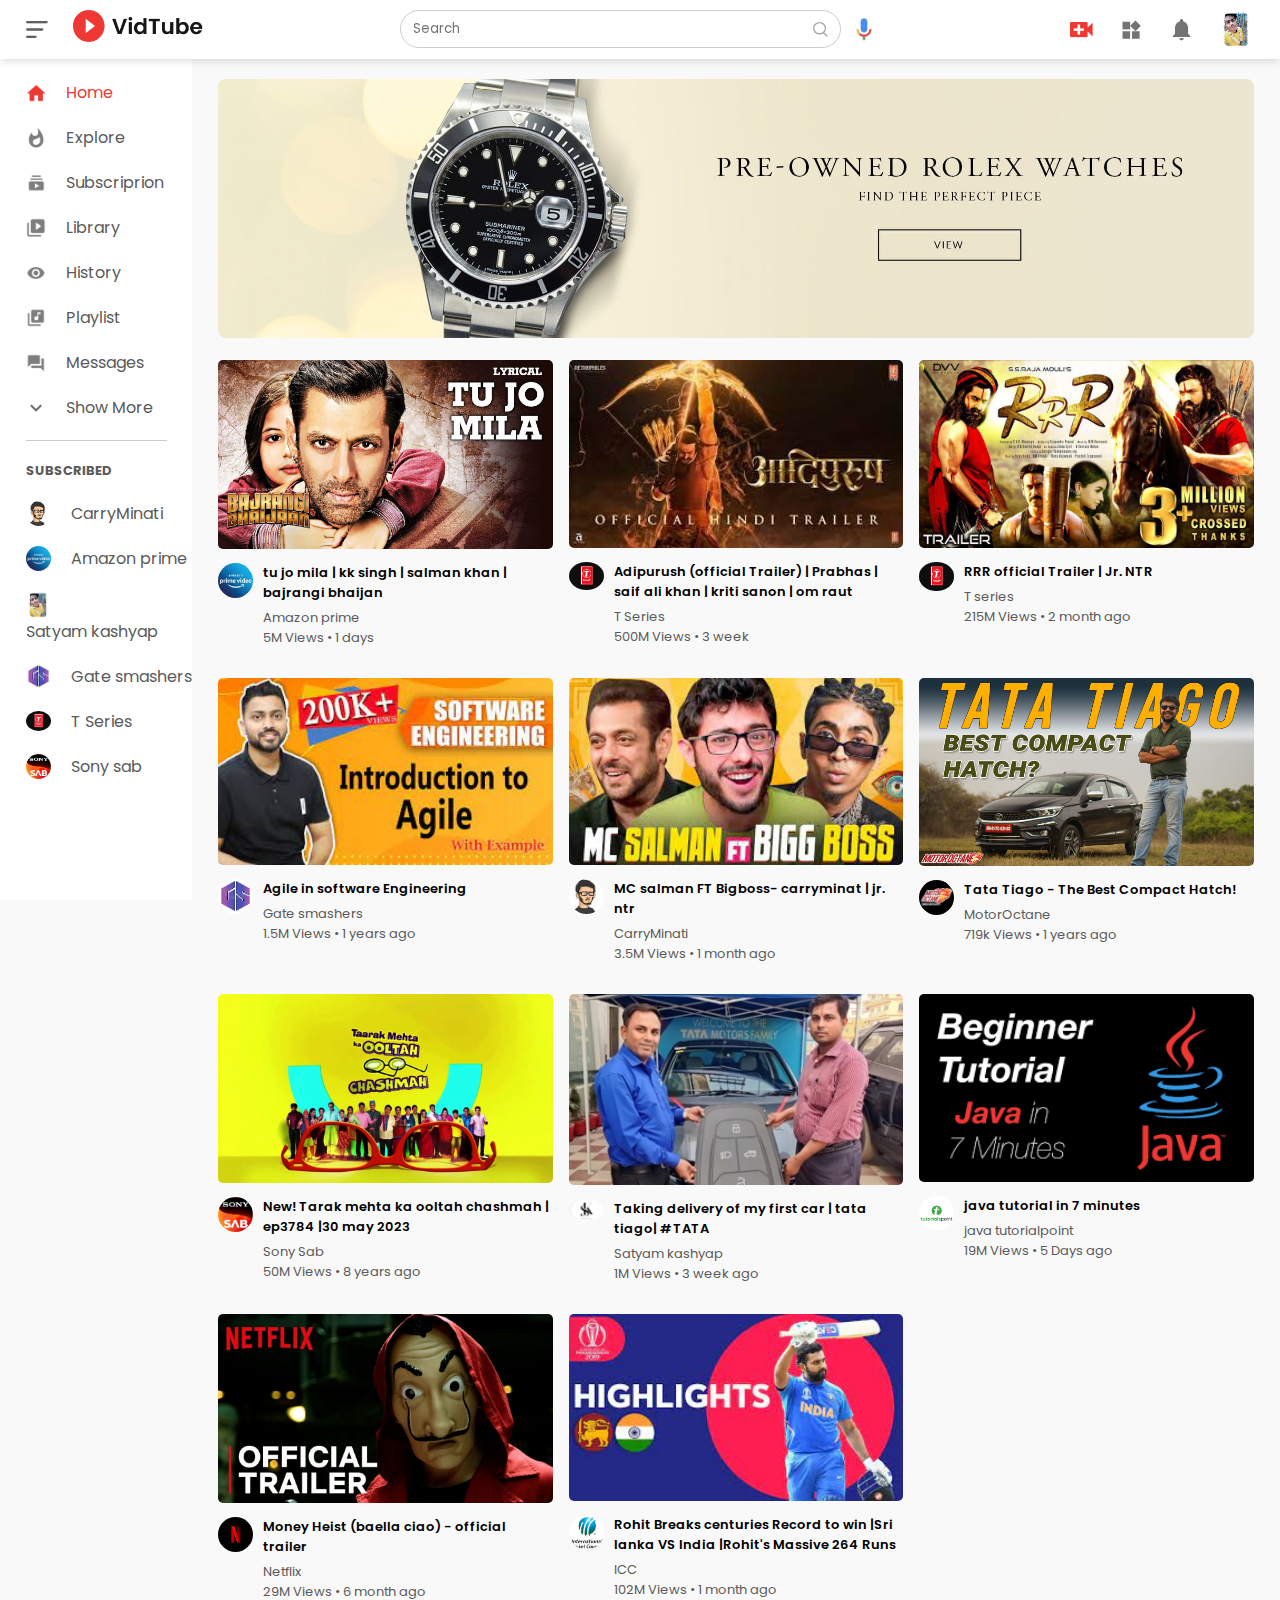
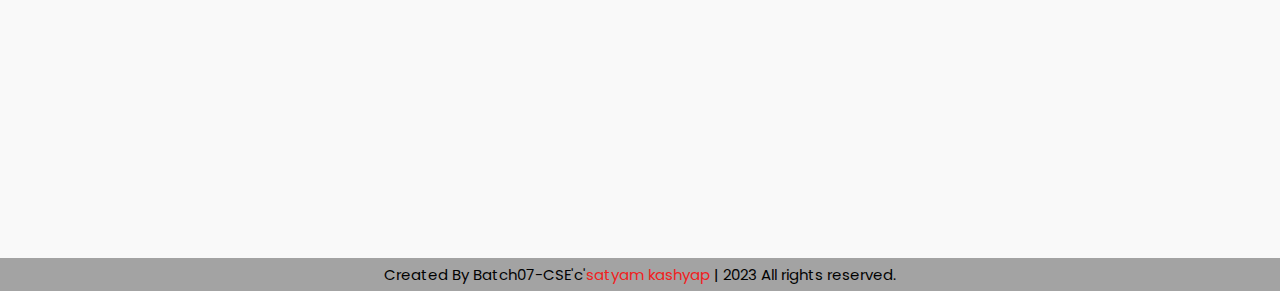
<file: index.html>
<!DOCTYPE html>

<head>
    <meta charset="UTF-8">
    <meta http-equiv="X-UA-Compatible" content="IE=edge">
    <meta name="viewport" content="width=device-width, initial-scale=1.0">
    <title>Youtube clone - Satyam kashyap</title>
    <link rel="stylesheet" href="style.css">
    <link rel="stylesheet" href="https://cdnjs.cloudflare.com/ajax/libs/font-awesome/5.15.1/css/all.min.css" integrity="sha512-+4zCK9k+qNFUR5X+cKL9EIR+ZOhtIloNl9GIKS57V1MyNsYpYcUrUeQc9vNfzsWfV28IaLL3i96P9sdNyeRssA==" crossorigin="anonymous" referrerpolicy="no-referrer" />
</head>


    <nav class="flex-div">
        <div class="nav-left flex-div">
            <img src="images/menu.png" class="menu-icon">
           <a href = "index.html"> <img src="images/logo.png" class="logo"></a>
        </div>
        <div class="nav-middle flex-div">
            <div class="search-box flex-div">
                <input type="text" placeholder="Search">
                <img src="images/search.png">
            </div>
            <img src="images/voice-search.png" class="mic-icon">
        </div>
        <div class="nav-right flex-div">
            <img src="images/upload.png">
            <img src="images/more.png">
            <img src="images/notification.png">
            <img src="Project-images/satyam.jpg" class="user-icon">
        </div>
    </nav>

    <!-- ---------- SideBar -------- -->

    <div class="sidebar">
        <div class="shortcut-links">
            <a href=""><img src="images/home.png"><p>Home</p></a>
            <a href=""><img src="images/explore.png"><p>Explore</p></a>
            <a href=""><img src="images/subscriprion.png"><p>Subscriprion</p></a>
            <a href=""><img src="images/library.png"><p>Library</p></a>
            <a href=""><img src="images/history.png"><p>History</p></a>
            <a href=""><img src="images/playlist.png"><p>Playlist</p></a>
            <a href=""><img src="images/messages.png"><p>Messages</p></a>
            <a href=""><img src="images/show-more.png"><p>Show More</p></a>
            <hr>
        </div>
        <div class="subscribed-list">
            <h3>SUBSCRIBED</h3>
            <a href=""><img src="Project-images/carrylogo1.jpg"><p>CarryMinati</p></a>
            <a href=""><img src="Project-images/prime.png"><p>Amazon prime</p></a>
            <a href=""><img src="Project-images/satyam.jpg"><p>Satyam kashyap</p></a>
            <a href=""><img src="Project-images/gatesmasher3logo.jpg"><p>Gate smashers</p></a>
            <a href=""><img src="Project-images/t series logo.png"><p>T Series</p></a>
            <a href=""><img src="Project-images/sony sab logo.png"><p>Sony sab</p></a>
        </div>
    </div>

    <!-- -------- Main------- -->

    <div class="container">
        <div class="banner">
            <img src="Project-images/rolex7.jpg">
        </div>
        <div class="list-container">
            <div class="vid-list">
                <a href="play-video.html"><img src="Project-images/thumbnail project tu jo mila.jpg" class="thumbnail"></a>
                <div class="flex-div">
                    <img src="Project-images/prime.png">
                    <div class="vid-info">
                        <a href="play-video.html">tu jo mila | kk singh | salman khan | bajrangi bhaijan</a>
                        <p>Amazon prime</p>
                        <p>5M Views &bull; 1 days</p>
                    </div>
                </div>
            </div>
            <div class="vid-list">
                <a href="play-video2.html"><img src="Project-images/adipurush11.jpg" class="thumbnail"></a>
                <div class="flex-div">
                    <img src="Project-images/t series logo.png">
                    <div class="vid-info">
                        <a href="play-video2.html">Adipurush (official Trailer) | Prabhas | saif ali khan | kriti sanon | om raut</a>
                        <p>T Series</p>
                        <p>500M Views &bull; 3 week</p>
                    </div>
                </div>
            </div>
            <div class="vid-list">
                <a href="play-video3.html"><img src="Project-images/RRR4.jpg" class="thumbnail"></a>
                <div class="flex-div">
                    <img src="Project-images/t series logo.png">
                    <div class="vid-info">
                        <a href="play-video3.html">RRR official Trailer | Jr. NTR</a>
                        <p>T series</p>
                        <p>215M Views &bull; 2 month ago</p>
                    </div>
                </div>
            </div>
            <div class="vid-list">
                <a href="play-video4.html"><img src="Project-images/software6.jpg" class="thumbnail"></a>
                <div class="flex-div">
                    <img src="Project-images/gatesmasher3logo.jpg">
                    <div class="vid-info">
                        <a href="play-video4.html">Agile in software Engineering</a>
                        <p>Gate smashers</p>
                        <p>1.5M Views &bull; 1 years ago</p>
                    </div>
                </div>
            </div>
            <div class="vid-list">
                <a href=""><img src="Project-images/carryminati5.jpg" class="thumbnail"></a>
                <div class="flex-div">
                    <img src="Project-images/carrylogo1.jpg">
                    <div class="vid-info">
                        <a href="">MC salman FT Bigboss- carryminat | jr. ntr</a>
                        <p>CarryMinati</p>
                        <p>3.5M Views &bull; 1 month ago</p>
                    </div>
                </div>
            </div>
            <div class="vid-list">
                <a href=""><img src="Project-images/tiago8.jpg" class="thumbnail"></a>
                <div class="flex-div">
                    <img src="Project-images/motoroctanelogo.png">
                    <div class="vid-info">
                        <a href="">Tata Tiago - The Best Compact Hatch!</a>
                        <p>MotorOctane</p>
                        <p>719k Views &bull; 1 years ago</p>
                    </div>
                </div>
            </div>
            <div class="vid-list">
                <a href=""><img src="Project-images/tkmoc10.webp" class="thumbnail"></a>
                <div class="flex-div">
                    <img src="Project-images/sony sab logo.png">
                    <div class="vid-info">
                        <a href="">New! Tarak mehta ka ooltah chashmah | ep3784 |30 may 2023</a>
                        <p>Sony Sab</p>
                        <p>50M Views &bull; 8 years ago</p>
                    </div>
                </div>
            </div>
            <div class="vid-list">
                <a href=""><img src="Project-images/youtubethumbnail2.jpeg" class="thumbnail"></a>
                <div class="flex-div">
                    <img src="Project-images/sklogo2.jpg">
                    <div class="vid-info">
                        <a href="">Taking delivery of my first car | tata tiago| #TATA</a>
                        <p>Satyam kashyap</p>
                        <p>1M Views &bull; 3 week ago</p>
                    </div>
                </div>
            </div>
            <div class="vid-list">
                <a href=""><img src="Project-images/java tutorial3.png" class="thumbnail"></a>
                <div class="flex-div">
                    <img src="Project-images/tutorialpointlogo.png">
                    <div class="vid-info">
                        <a href="">java tutorial in 7 minutes</a>
                        <p>java tutorialpoint</p>
                        <p>19M Views &bull; 5 Days ago</p>
                    </div>
                </div>
            </div>
            <div class="vid-list">
                <a href=""><img src="Project-images/thumb10.png" class="thumbnail"></a>
                <div class="flex-div">
                    <img src="Project-images/netflix.png">
                    <div class="vid-info">
                        <a href="">Money Heist (baella ciao) - official trailer</a>
                        <p>Netflix</p>
                        <p>29M Views &bull; 6 month ago</p>
                    </div>
                </div>
            </div>
            <div class="vid-list">
                <a href="play-video5.html"><img src="Project-images/rohit9.jpg" class="thumbnail"></a>
                <div class="flex-div">
                    <img src="Project-images/icc logo.jpg">
                    <div class="vid-info">
                        <a href="play-video5.html">Rohit Breaks centuries Record to win |Sri lanka VS India |Rohit's Massive 264 Runs</a>
                        <p>ICC</p>
                        <p>102M Views &bull; 1 month ago</p>
                    </div>
                </div>
            </div>


        </div>
    </div>

    <!-- ---------- Footer ------------ -->
    <div class="bottom">
        <center>
            <span class="credit">Created By Batch07-CSE'c'<a href="https://github.com/Satyamkashyap07">satyam kashyap</a> | </span>
            <span class="far fa-copyright"></span><span> 2023 All rights reserved.</span>
        </center>
    </div>
    
    <script src="script.js"></script>
</body>
</html>
</file>
<file: style.css>
@import url('https://fonts.googleapis.com/css2?family=Poppins:wght@300;400;500;600&display=swap');
*{
    margin: 0;
    padding: 0;
    font-family: 'poppins', 'sans-serif';
    box-sizing: border-box;
}

a{
    text-decoration: none;
    color: #5a5a5a;
    
}

img{
    cursor: pointer;
}

.flex-div{
    display: flex;
    align-items: center;
}

nav{
    padding: 10px 2%;
    justify-content: space-between;
    box-shadow: 0 0 10px rgba(0, 0, 0, 0.2);
    background: #fff;
    position: sticky;
    top: 0;
    z-index: 10;
}

.nav-right img{
   width: 25px;
   margin-right: 25px;
}

.nav-right .user-icon{
    width: 35px;
    border-radius: 50%;
    margin-right: 0;
}

.nav-left .menu-icon{
    width: 22px;
    margin-right: 25px;
}

.nav-left .logo{
    width: 130px;
}

.nav-middle .mic-icon{
    width: 16px;
}

.nav-middle .search-box{
    border: 1px solid #ccc;
    margin-right: 15px;
    padding: 8px 12px;
    border-radius: 25px;
}

.nav-middle .search-box input{
    width: 400px;
    border: 0;
    outline: 0;
    background: transparent;
}

.nav-middle .search-box img{
    width: 15px;
}

/* ------- Sidebar-------- */

.sidebar{
    background: #fff;
    width: 15%;
    height: 100vh;
    position: fixed;
    top: 0;
    padding-left: 2%;
    padding-top: 80px;
}

.shortcut-links a img{
    width: 20px;
    margin-right: 20px;
}

.shortcut-links a{
    display: flex;
    align-items: center;
    margin-bottom: 20px;
    width: fit-content;
    flex-wrap: wrap;
}

.shortcut-links a:first-child{
    color: #ed3833;
}

.sidebar hr{
    border: 0;
    height: 1px;
    background: #ccc;
    width: 85%;
}

.subscribed-list h3{
    font-size: 13px;
    margin: 20px 0;
    color: #5a5a5a;
}

.subscribed-list a{
    display: flex;
    align-items: center;
    margin-bottom: 20px;
    width: fit-content;
    flex-wrap: wrap;
}

.subscribed-list a img{
    width: 25px;
    border-radius: 50%;
    margin-right: 20px;
}

.small-sidebar{
    width: 5%;
}

.small-sidebar a p{
    display: none;
}

.small-sidebar h3{
    display: none;
}

.small-sidebar hr{
    width: 50%;
    margin-bottom: 25px;
}

/* ------- main-------- */

.container{
    background: #f9f9f9;
    padding-left: 17%;
    padding-right: 2%;
    padding-top: 20px;
    padding-bottom: 20%;
}

.large-container{
    padding-left: 7%;
}

.banner{
    width: 100%;
}

.banner img{
    width: 100%;
    border-radius: 8px;
}

.list-container{
    display: grid;
    grid-template-columns: repeat(auto-fit, minmax(250px, 1fr));
    grid-column-gap: 16px;
    grid-row-gap: 30px;
    margin-top: 15px;
}

.vid-list .thumbnail{
    width: 100%;
    border-radius: 5px;
}

.vid-list .flex-div{
    align-items: flex-start;
    margin-top: 7px;
}

.vid-list .flex-div img{
    width: 35px;
    margin-right: 10px;
    border-radius: 50%;
}

.vid-info{
    color: #5a5a5a;
    font-size: 13px;
}

.vid-info a{
    color: #000;
    font-weight: 600;
    display: block;
    margin-bottom: 5px;
}

@media (max-width: 900px){
    .menu-icon{
        display: none;
    }
    .sidebar{
        display: none;
    }
    .container,  .large-container{
        padding-left: 5%;
        padding-right: 5%;
    }
    .nav-right img{
        display: none;
    }
    .nav-right .user-icon{
        display: block;
        width: 30px;
    }
    .nav-middle .search-box input{
        width: 100%;
    }
    .nav-middle .mic-icon{
        display: none;
    }
    .logo{
        width: 90px;
    }
}

/* -------Play Video Page------ */

.play-container{
    padding-left: 2%;
}

.row{
    display: flex;
    justify-content: space-between;
    flex-wrap: wrap;
}

.play-video{
    flex-basis: 69%;
}

.right-sidebar{
    flex-basis: 30%;
}

.play-video video{
    width: 100%;
}

.side-video-list{
    display: flex;
    justify-content: space-between;
    margin-bottom: 8px;
}

.side-video-list img{
    width: 100%;
}

.side-video-list .small-thumbnail{
    flex-basis: 49%;
}

.side-video-list .vid-info{
    flex-basis: 49%;
}

.play-video .tags a{
    color: #0000ff;
    font-size: 13px;
}

.play-video h3{
    font-weight: 600;
    font-size: 22px;
}

.play-video .play-video-info{
    display: flex;
    align-items: center;
    justify-content: space-between;
    flex-wrap: wrap;
    margin-top: 10px;
    font-size: 14px;
    color: #5a5a5a;
}

.play-video .play-video-info a img{
    width: 20px;
    margin-right: 8px;
}

.play-video .play-video-info a{
    display: inline-flex;
    align-items: center;
    margin-left: 15px;
}

.play-video hr{
    border: 0;
    height: 1px;
    background: #ccc;
    margin: 10px 0;
}

.plublisher{
    display: flex;
    align-items: center;
    margin-top: 20px;
}

.plublisher div{
    flex: 1;
    line-height: 18px;
}

.plublisher img{
    width: 40px;
    border-radius: 50%;
    margin-right: 15px;
}

.plublisher div p{
    color: #000;
    font-weight: 600;
    font-size: 18px;
}

.plublisher div span{
    font-size: 13px;
    color: #5a5a5a;
}

.plublisher button{
    background: red;
    color: #fff;
    padding: 8px 30px;
    border: 0;
    outline: 0;
    border-radius: 4px;
    cursor: pointer;
}

.vid-description{
    padding-left: 55px;
    margin: 15px 0;
}

.vid-description p{
    font-size: 14px;
    margin-bottom: 5px;
    color: #5a5a5a;
}

.vid-description h4{
    font-size: 14px;
    color: #5a5a5a;
    margin-top: 15px;
}

.add-comment{
    display: flex;
    align-items: center;
    margin: 30px 0;
}

.add-comment img{
    width: 35px;
    border-radius: 50%;
    margin-right: 15px;
}

.add-comment input{
    border: 0;
    outline: 0;
    border-bottom: 1px solid #ccc;
    width: 100%;
    padding-top: 10px;
    background: transparent;
}

.old-comment{
    display: flex;
    align-items: center;
    margin: 20px 0;
}

.old-comment img{
    width: 35px;
    border-radius: 50%;
    margin-right: 15px;
}

.old-comment h3{
    font-size: 14px;
    margin-bottom: 2px;
}

.old-comment h3 span{
    font-size: 12px;
    color: #5a5a5a;
    font-weight: 500;
    margin-left: 8px;
}

.old-comment .acomment-action{
    display: flex;
    align-items: center;
    margin: 8px 0;
    font-size: 14px;
}

.old-comment .acomment-action img{
    border-radius: 0;
    width: 20px;
    margin-right: 5px;
}

.old-comment .acomment-action span{
    margin-right: 20px;
    color: #5a5a5a;
}

.old-comment .acomment-action a{
    color: #0000ff;
}

@media (max-width:900px){
    .play-video{
        flex-basis: 100%;
    }

     .right-sidebar{
        flex-basis: 100%;
      }

    
    .play-container{
        padding-left: 5%;
    }
   
    .vid-description{
        padding-left: 0;
    }
    .play-video .play-video-info a{
        margin-left: 0;
        margin-right: 15px;
        margin-left: 15px;
    }
}

/* ---------Footer--------- */

.bottom center{
    padding: 5px;
    font-size: 0.9375em;
    background: #a3a3a3;
}
.bottom center span{
    color: #020202;    
}
.bottom center a{
    color: #f12020;
    text-decoration: none;
}
.bottom center a:hover{
    text-decoration: underline;    
}
</file>
